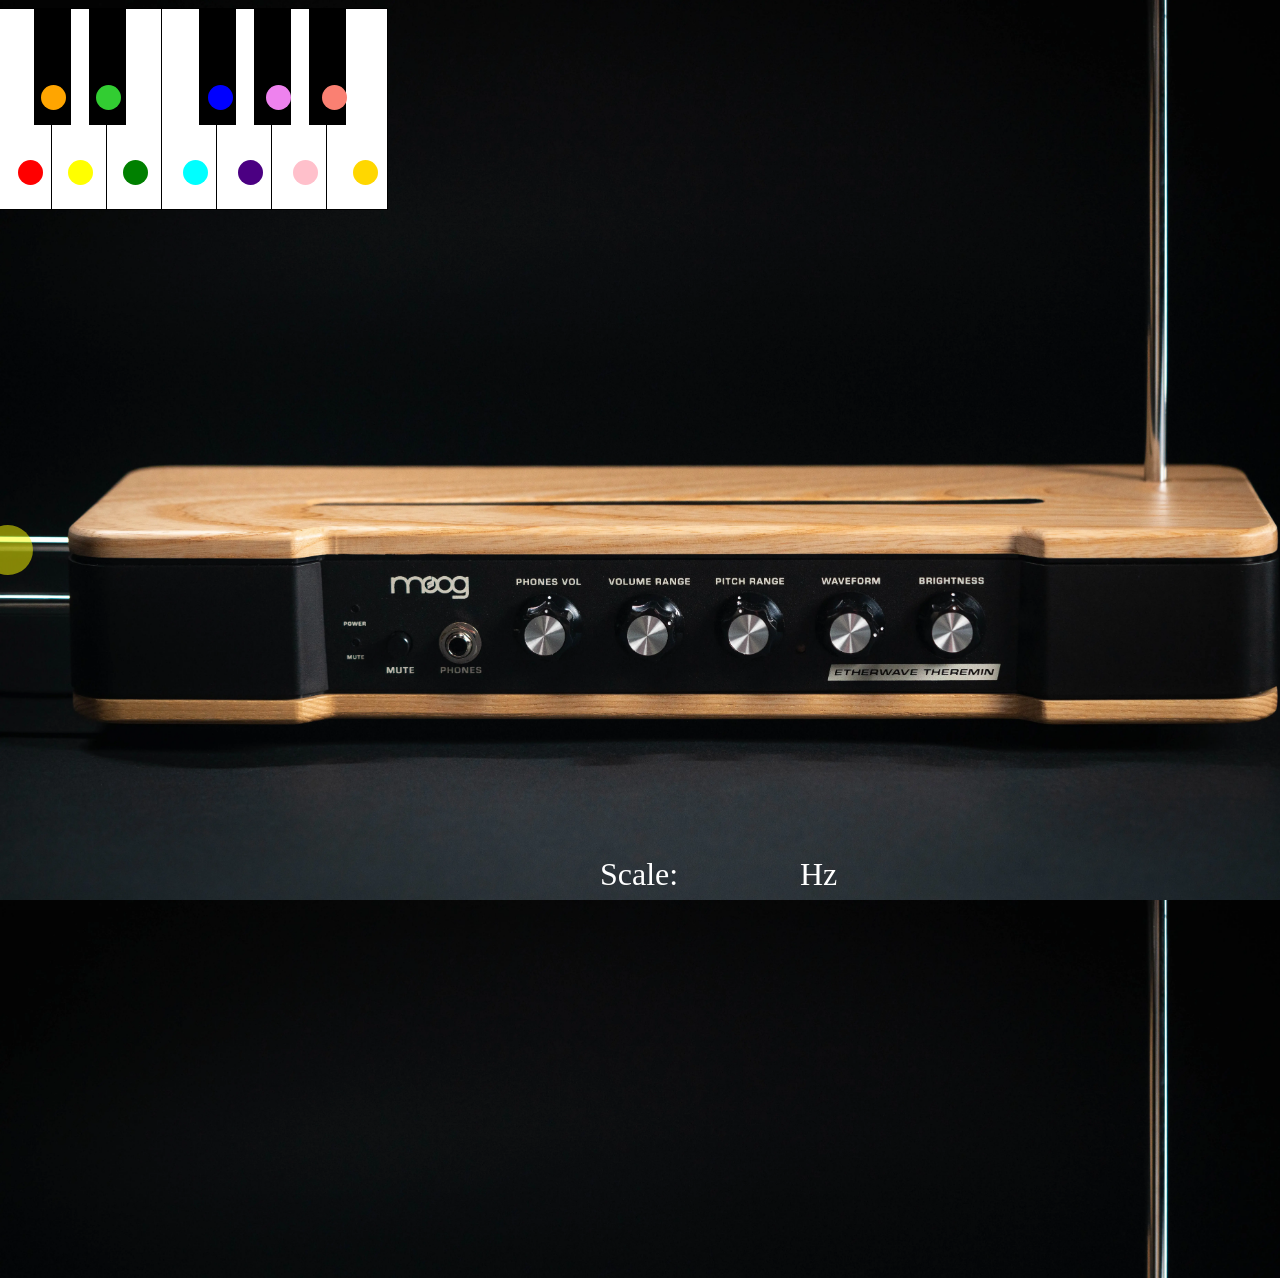
<file: index.html>
<!DOCTYPE html>
<html lang="en-us">
<head>
	<meta charset="utf-8">
	<meta name="viewport" content="width=device-width">
	<title>Theremin</title>

	<!--[if le IE 9]>
      <script src="http://html5shiv.googlecode.com/svn/trunk/html5.js"></script>
      <script src="scripts/respond.js"></script>
    <![endif]-->


	<link href="responsive_app.css" rel="stylesheet" type="text css"="">

	<link href="app.css" rel="stylesheet" type="text/css">

</head>
<body>
  <div class="piano">
    <!-- 鍵盤 -->
    <div class="key white"></div>
    <div class="key black"></div>
    <div class="key white"></div>
    <div class="key black"></div>
    <div class="key white" id="E"></div>
    <div class="key white"></div>
    <div class="key black"></div>
    <div class="key white"></div>
    <div class="key black"></div>
    <div class="key white"></div>
    <div class="key black"></div>
    <div class="key white"></div>
  </div>

   <div class="circle" id="red-circle"></div>
   <div class="circle" id="orange-circle"></div>
   <div class="circle" id="yellow-circle"></div>
   <div class="circle" id="limegreen-circle"></div>
   <div class="circle" id="green-circle"></div>
   <div class="circle" id="cyan-circle"></div>
   <div class="circle" id="blue-circle"></div>
   <div class="circle" id="indigo-circle"></div>
   <div class="circle" id="violet-circle"></div>
   <div class="circle" id="pink-circle"></div>
   <div class="circle" id="salmon-circle"></div>
   <div class="circle" id="gold-circle"></div>
  	<div class="app-contents">

    <input type="range" id="vol" min="0" max="0.02" step="0.0001">

  <div class="slider-container">
    <input type="range" id="freq" min="260.0" max="1040.0" step="0.1">
    <div id="noteMarkers"></div>
  </div>

    <p id="hertz"><span id="freq-value"></span>Hz</p>
    <p id="scale">Scale: <span id="outputText"></span></p>
	</div>

    <!--<div class="slider-container">
        <input type="range" id="myRange" min="27.5" max="4186.0" step="0.1" style="width: 100%;">
        <div id="noteMarkers"></div>
    </div>-->

    <!-- Below is your custom application script -->

    <script src="app_touch.js"></script>

    <div class="cursor-highlight"></div>

</body>
</html>
</file>
<file: responsive_app.css>
/* general styling */

html {
  font-size: 10px;
  height: 100%;
  overflow: hidden;
  
}

body {
  width: 100%;
  height: inherit;
  background-image: url("theremin.jpg"); 
  background-size: cover;
  color: white;

}

#vol {
  transform: rotate(-0.25turn);
  width: 680px;
  position: absolute;
  right: -325px;
  top: 400px;
  opacity: 0;
}

#freq {
  width: 1400px;
  position: absolute;
  top: 750px;
  left: 18px;
  opacity: 0;
}

#hertz {
  position: absolute;
  left: 800px;
  bottom: -25px;
  font-size: 32px;
}

#scale{
  position: absolute;
  left: 600px;
  bottom: -25px;
  font-size: 32px;
}

#sliderValue, #outputText {
  font-size: 24px;
}

.note-label {
  position: absolute;
  top: 730px;
  font-size: 14px;
  transform: translateX(-50%);
}

.slider-container {
  position: relative;
  width: 100%;
  height: 40px;
}

/* カーソルハイライト用スタイル */
.cursor-highlight {
  position: absolute;
  width: 50px; /* ハイライトのサイズ */
  height: 50px;
  background-color: rgba(255, 255, 0, 0.5); /* 半透明の黄色い円 */
  border-radius: 50%; /* 円形にする */
  pointer-events: none; /* クリックを無効にして、他の要素に干渉しないようにする */
  transform: translate(-50%, -50%); /* カーソルの中心に合わせる */
  z-index: 1000; /* 他の要素より上に表示するための設定 */
  transition: transform 0.1s ease; /* スムーズに追従させる */
}

.piano {
  display: flex;
  position: relative;
}

.key {
  width: 60px;
  height: 200px;
  border: 1.5px solid #000;
}

.key.white {
  background-color: #fff;
  margin: 0 -12px;
  z-index: 1;
}

.key.black {
  background-color: #000;
  width: 35px;
  height: 115px;
  position: relative;
  left: 8px;
  margin-left: -20px;
  z-index: 2;
}

#E {
  width: 77px;
}

.circle {
  position: relative;
  width: 25px;
  height: 25px;
  border-radius: 50%;
  z-index: 3;
}

#red-circle {
  background-color: red;
  left: 10px;
  top: -50px;
}

#orange-circle {
  background-color: orange;
  left: 33px;
  top: -150px;
}

#yellow-circle {
  background-color: yellow;
  left: 60px;
  top: -100px;
}

#limegreen-circle {
  background-color: limegreen;
  left: 88px;
  top: -200px;
}

#green-circle {
  background-color: green;
  left: 115px;
  top: -150px;
}

#cyan-circle {
  background-color: cyan;
  left: 175px;
  top: -175px;
}

#blue-circle {
  background-color: blue;
  left: 200px;
  top: -275px;
}

#indigo-circle {
  background-color: indigo;
  left: 230px;
  top: -225px;
}

#violet-circle {
  background-color: violet;
  left: 258px;
  top: -325px;
}

#pink-circle {
  background-color: pink;
  left: 285px;
  top: -275px;
}

#salmon-circle {
  background-color: salmon;
  left: 314px;
  top: -375px;
}

#gold-circle {
  background-color: gold;
  left: 345px;
  top: -325px;
}




/* Responsive adjustments for smartphones and tablets */
@media (max-width: 768px) {
  body {
    background-size: contain;
    background-repeat: no-repeat;
    background-position: center center;
  }

  #vol, #freq {
    width: 90vw;
    left: 5vw;
    top: 60vh;
    opacity: 1;
  }

  #hertz, #scale {
    font-size: 20px;
    left: 50vw;
    bottom: 10px;
    transform: translateX(-50%);
  }

  .key {
    width: 40px;
    height: 120px;
  }

  .key.black {
    width: 25px;
    height: 80px;
  }

  .circle {
    width: 15px;
    height: 15px;
  }

  .cursor-highlight {
    width: 30px;
    height: 30px;
  }

  .note-label {
    top: 60vh;
    font-size: 12px;
  }

  #sliderValue, #outputText {
    font-size: 18px;
  }
}
</file>
<file: app.css>
/* general styling */

html {
  font-size: 10px;
  height: 100%;
  overflow: hidden;
  
}

body {
  width: 100%;
  height: inherit;
  background-image: url("theremin.jpg"); 
  background-size: cover;
  color: white;

}

#vol {
  transform: rotate(-0.25turn);
  width: 680px;
  position: absolute;
  right: -325px;
  top: 400px;
  opacity: 0;
}

#freq {
  width: 1400px;
  position: absolute;
  top: 750px;
  left: 18px;
  opacity: 0;
}

#hertz {
  position: absolute;
  left: 800px;
  bottom: -25px;
  font-size: 32px;
}

#scale{
  position: absolute;
  left: 600px;
  bottom: -25px;
  font-size: 32px;
}

#sliderValue, #outputText {
  font-size: 24px;
}

.note-label {
  position: absolute;
  top: 730px;
  font-size: 14px;
  transform: translateX(-50%);
}

.slider-container {
  position: relative;
  width: 100%;
  height: 40px;
}

/* カーソルハイライト用スタイル */
.cursor-highlight {
  position: absolute;
  width: 50px; /* ハイライトのサイズ */
  height: 50px;
  background-color: rgba(255, 255, 0, 0.5); /* 半透明の黄色い円 */
  border-radius: 50%; /* 円形にする */
  pointer-events: none; /* クリックを無効にして、他の要素に干渉しないようにする */
  transform: translate(-50%, -50%); /* カーソルの中心に合わせる */
  z-index: 1000; /* 他の要素より上に表示するための設定 */
  transition: transform 0.1s ease; /* スムーズに追従させる */
}

.piano {
  display: flex;
  position: relative;
}

.key {
  width: 60px;
  height: 200px;
  border: 1.5px solid #000;
}

.key.white {
  background-color: #fff;
  margin: 0 -12px;
  z-index: 1;
}

.key.black {
  background-color: #000;
  width: 35px;
  height: 115px;
  position: relative;
  left: 8px;
  margin-left: -20px;
  z-index: 2;
}

#E {
  width: 77px;
}

.circle {
  position: relative;
  width: 25px;
  height: 25px;
  border-radius: 50%;
  z-index: 3;
}

#red-circle {
  background-color: red;
  left: 10px;
  top: -50px;
}

#orange-circle {
  background-color: orange;
  left: 33px;
  top: -150px;
}

#yellow-circle {
  background-color: yellow;
  left: 60px;
  top: -100px;
}

#limegreen-circle {
  background-color: limegreen;
  left: 88px;
  top: -200px;
}

#green-circle {
  background-color: green;
  left: 115px;
  top: -150px;
}

#cyan-circle {
  background-color: cyan;
  left: 175px;
  top: -175px;
}

#blue-circle {
  background-color: blue;
  left: 200px;
  top: -275px;
}

#indigo-circle {
  background-color: indigo;
  left: 230px;
  top: -225px;
}

#violet-circle {
  background-color: violet;
  left: 258px;
  top: -325px;
}

#pink-circle {
  background-color: pink;
  left: 285px;
  top: -275px;
}

#salmon-circle {
  background-color: salmon;
  left: 314px;
  top: -375px;
}

#gold-circle {
  background-color: gold;
  left: 345px;
  top: -325px;
}


/* スマートフォン用の背景画像（幅768px以下） */
@media screen and (max-width: 768px) {
  body {
    background-image: url("theremin_mobile.jpg");
  }
}
</file>
